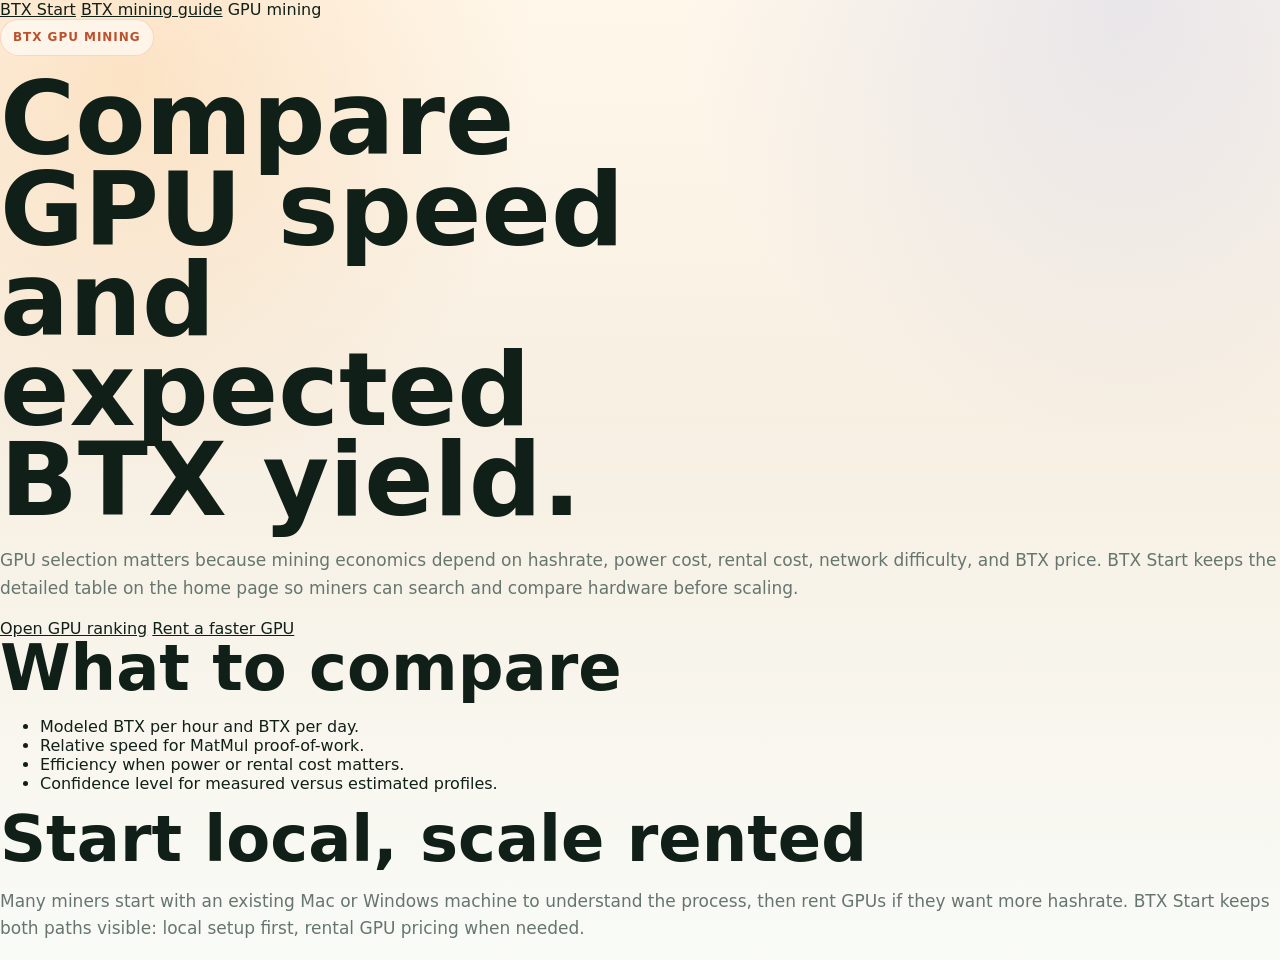
<file: btx-gpu-mining.html>
<!doctype html>
<html lang="en">
  <head>
    <meta charset="utf-8">
    <meta name="viewport" content="width=device-width, initial-scale=1">
    <title>BTX GPU Mining | Compare GPU Speed and Bitcore Yield</title>
    <meta
      name="description"
      content="Compare BTX / Bitcore GPU mining profiles, modeled BTX per hour, BTX per day, speed, efficiency, and rental GPU options."
    >
    <meta name="robots" content="index,follow,max-image-preview:large">
    <link rel="canonical" href="https://drinknile.com/btx-gpu-mining.html">
    <meta property="og:type" content="article">
    <meta property="og:url" content="https://drinknile.com/btx-gpu-mining.html">
    <meta property="og:title" content="BTX GPU Mining">
    <meta property="og:description" content="Compare GPUs for BTX / Bitcore mining yield and efficiency.">
    <meta property="og:image" content="https://drinknile.com/assets/og-image.png">
    <link rel="icon" href="assets/favicon.svg" type="image/svg+xml">
    <link rel="stylesheet" href="assets/styles.css">
  </head>
  <body>
    <main class="seo-page">
      <article class="seo-article">
        <nav class="seo-breadcrumb" aria-label="Breadcrumb">
          <a href="/">BTX Start</a>
          <a href="btx-mining.html">BTX mining guide</a>
          <span>GPU mining</span>
        </nav>
        <header class="seo-hero">
          <p class="eyebrow">BTX GPU mining</p>
          <h1>Compare GPU speed and expected BTX yield.</h1>
          <p>
            GPU selection matters because mining economics depend on hashrate, power cost, rental cost, network
            difficulty, and BTX price. BTX Start keeps the detailed table on the home page so miners can search and
            compare hardware before scaling.
          </p>
          <div class="seo-actions">
            <a class="primary-link" href="/#gpu-panel">Open GPU ranking</a>
            <a class="mini-link" href="rent-gpu-btx-mining.html">Rent a faster GPU</a>
          </div>
        </header>
        <section>
          <h2>What to compare</h2>
          <ul class="seo-list">
            <li>Modeled BTX per hour and BTX per day.</li>
            <li>Relative speed for MatMul proof-of-work.</li>
            <li>Efficiency when power or rental cost matters.</li>
            <li>Confidence level for measured versus estimated profiles.</li>
          </ul>
        </section>
        <section>
          <h2>Start local, scale rented</h2>
          <p>
            Many miners start with an existing Mac or Windows machine to understand the process, then rent GPUs if they
            want more hashrate. BTX Start keeps both paths visible: local setup first, rental GPU pricing when needed.
          </p>
        </section>
      </article>
    </main>
  </body>
</html>
</file>
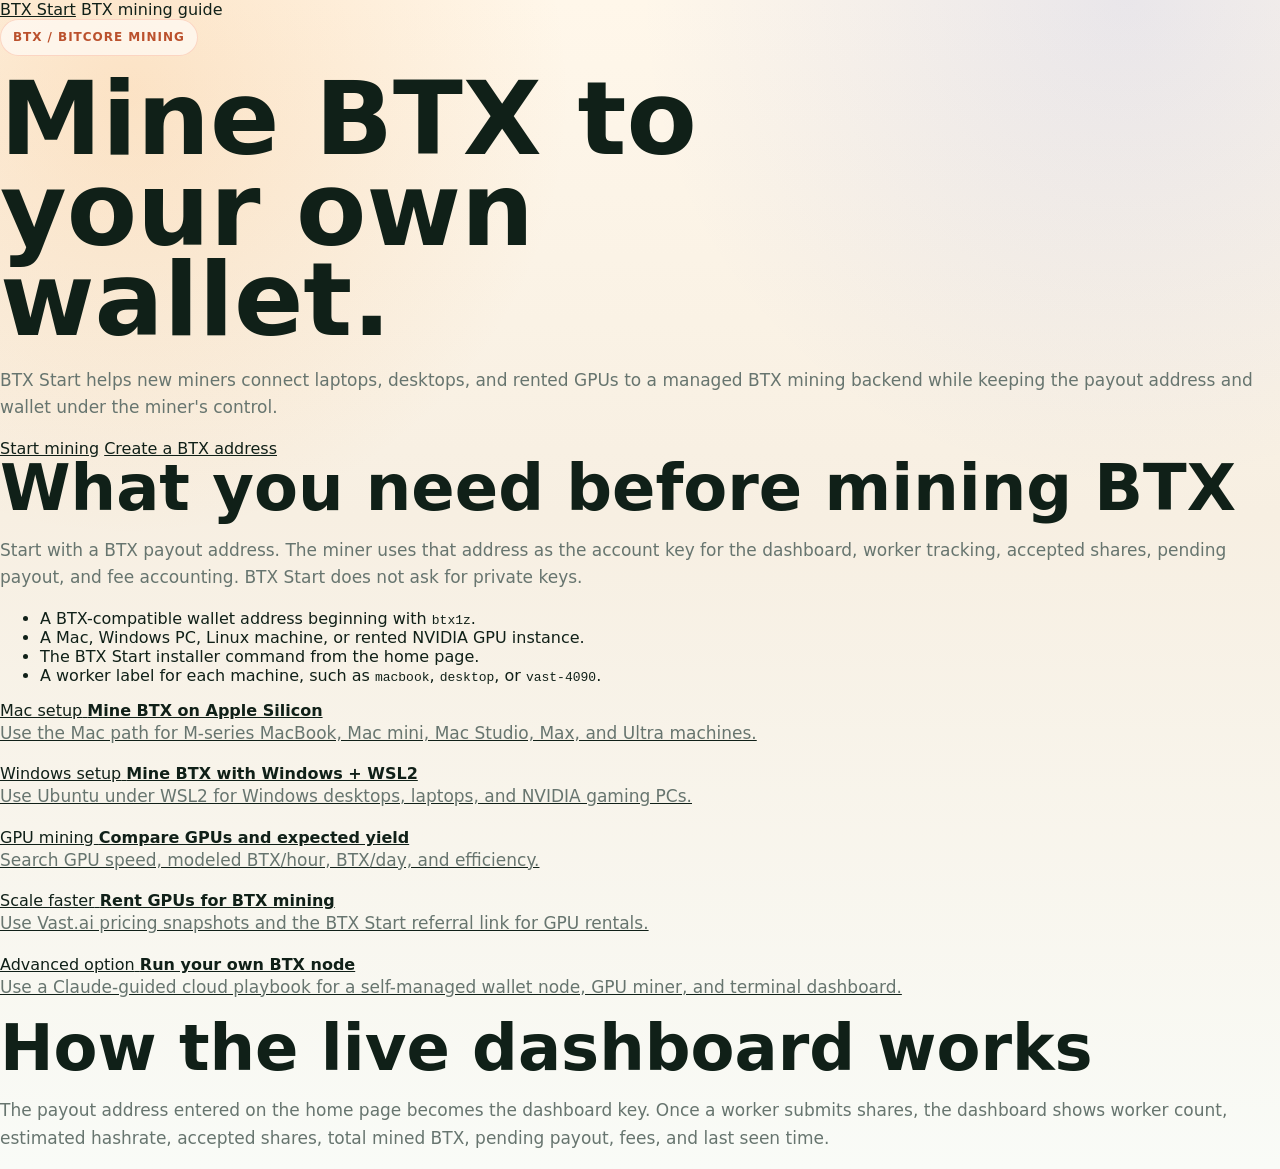
<file: btx-mining.html>
<!doctype html>
<html lang="en">
  <head>
    <meta charset="utf-8">
    <meta name="viewport" content="width=device-width, initial-scale=1">
    <title>BTX Mining Guide | Mine Bitcore to Your Own Wallet</title>
    <meta
      name="description"
      content="A practical BTX / Bitcore mining guide covering wallets, Mac and Windows setup, GPU mining, rental GPUs, pool dashboard visibility, and self-custody."
    >
    <meta name="robots" content="index,follow,max-image-preview:large">
    <link rel="canonical" href="https://drinknile.com/btx-mining.html">
    <meta property="og:type" content="article">
    <meta property="og:url" content="https://drinknile.com/btx-mining.html">
    <meta property="og:title" content="BTX Mining Guide">
    <meta property="og:description" content="Learn how to mine BTX / Bitcore to your own wallet with BTX Start.">
    <meta property="og:image" content="https://drinknile.com/assets/og-image.png">
    <meta name="twitter:card" content="summary_large_image">
    <link rel="icon" href="assets/favicon.svg" type="image/svg+xml">
    <link rel="stylesheet" href="assets/styles.css">
    <script type="application/ld+json">
      {
        "@context": "https://schema.org",
        "@type": "Article",
        "@id": "https://drinknile.com/btx-mining.html#article",
        "headline": "BTX Mining Guide",
        "description": "A practical guide to BTX / Bitcore mining, wallets, local setup, GPUs, and rental GPU scaling.",
        "mainEntityOfPage": "https://drinknile.com/btx-mining.html",
        "dateModified": "2026-05-27",
        "author": {
          "@type": "Organization",
          "name": "BTX Start"
        },
        "publisher": {
          "@type": "Organization",
          "name": "BTX Start",
          "url": "https://drinknile.com/"
        }
      }
    </script>
    <script type="application/ld+json">
      {
        "@context": "https://schema.org",
        "@type": "BreadcrumbList",
        "itemListElement": [
          {
            "@type": "ListItem",
            "position": 1,
            "name": "BTX Start",
            "item": "https://drinknile.com/"
          },
          {
            "@type": "ListItem",
            "position": 2,
            "name": "BTX Mining Guide",
            "item": "https://drinknile.com/btx-mining.html"
          }
        ]
      }
    </script>
  </head>
  <body>
    <main class="seo-page">
      <article class="seo-article">
        <nav class="seo-breadcrumb" aria-label="Breadcrumb">
          <a href="/">BTX Start</a>
          <span>BTX mining guide</span>
        </nav>

        <header class="seo-hero">
          <p class="eyebrow">BTX / Bitcore mining</p>
          <h1>Mine BTX to your own wallet.</h1>
          <p>
            BTX Start helps new miners connect laptops, desktops, and rented GPUs to a managed BTX mining backend
            while keeping the payout address and wallet under the miner's control.
          </p>
          <div class="seo-actions">
            <a class="primary-link" href="/">Start mining</a>
            <a class="mini-link" href="WALLET_SETUP.md">Create a BTX address</a>
          </div>
        </header>

        <section>
          <h2>What you need before mining BTX</h2>
          <p>
            Start with a BTX payout address. The miner uses that address as the account key for the dashboard, worker
            tracking, accepted shares, pending payout, and fee accounting. BTX Start does not ask for private keys.
          </p>
          <ul class="seo-list">
            <li>A BTX-compatible wallet address beginning with <code>btx1z</code>.</li>
            <li>A Mac, Windows PC, Linux machine, or rented NVIDIA GPU instance.</li>
            <li>The BTX Start installer command from the home page.</li>
            <li>A worker label for each machine, such as <code>macbook</code>, <code>desktop</code>, or <code>vast-4090</code>.</li>
          </ul>
        </section>

        <section class="seo-grid">
          <a href="mine-btx-on-mac.html">
            <span class="metric-label">Mac setup</span>
            <strong>Mine BTX on Apple Silicon</strong>
            <p>Use the Mac path for M-series MacBook, Mac mini, Mac Studio, Max, and Ultra machines.</p>
          </a>
          <a href="mine-btx-on-windows.html">
            <span class="metric-label">Windows setup</span>
            <strong>Mine BTX with Windows + WSL2</strong>
            <p>Use Ubuntu under WSL2 for Windows desktops, laptops, and NVIDIA gaming PCs.</p>
          </a>
          <a href="btx-gpu-mining.html">
            <span class="metric-label">GPU mining</span>
            <strong>Compare GPUs and expected yield</strong>
            <p>Search GPU speed, modeled BTX/hour, BTX/day, and efficiency.</p>
          </a>
          <a href="rent-gpu-btx-mining.html">
            <span class="metric-label">Scale faster</span>
            <strong>Rent GPUs for BTX mining</strong>
            <p>Use Vast.ai pricing snapshots and the BTX Start referral link for GPU rentals.</p>
          </a>
          <a href="guided-cloud-btx-mining.html">
            <span class="metric-label">Advanced option</span>
            <strong>Run your own BTX node</strong>
            <p>Use a Claude-guided cloud playbook for a self-managed wallet node, GPU miner, and terminal dashboard.</p>
          </a>
        </section>

        <section>
          <h2>How the live dashboard works</h2>
          <p>
            The payout address entered on the home page becomes the dashboard key. Once a worker submits shares, the
            dashboard shows worker count, estimated hashrate, accepted shares, total mined BTX, pending payout, fees,
            and last seen time.
          </p>
        </section>
      </article>
    </main>
  </body>
</html>
</file>
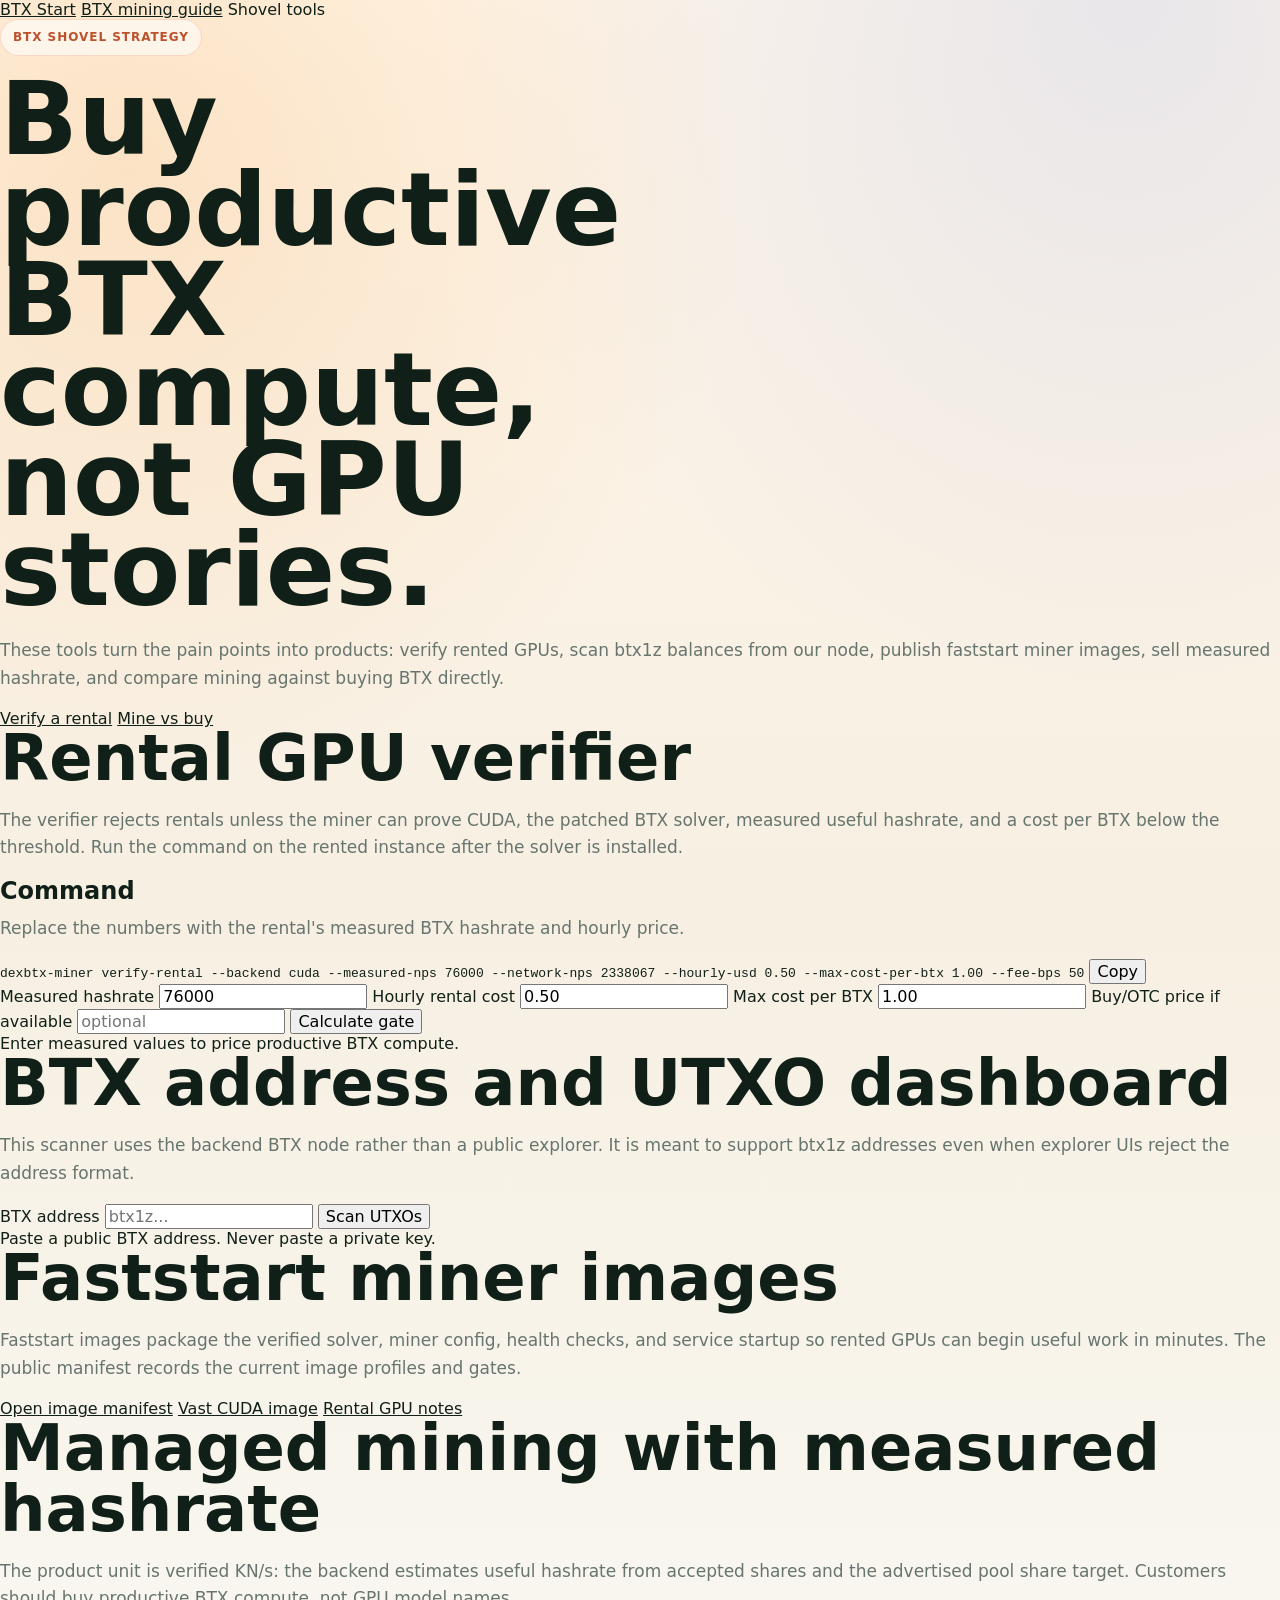
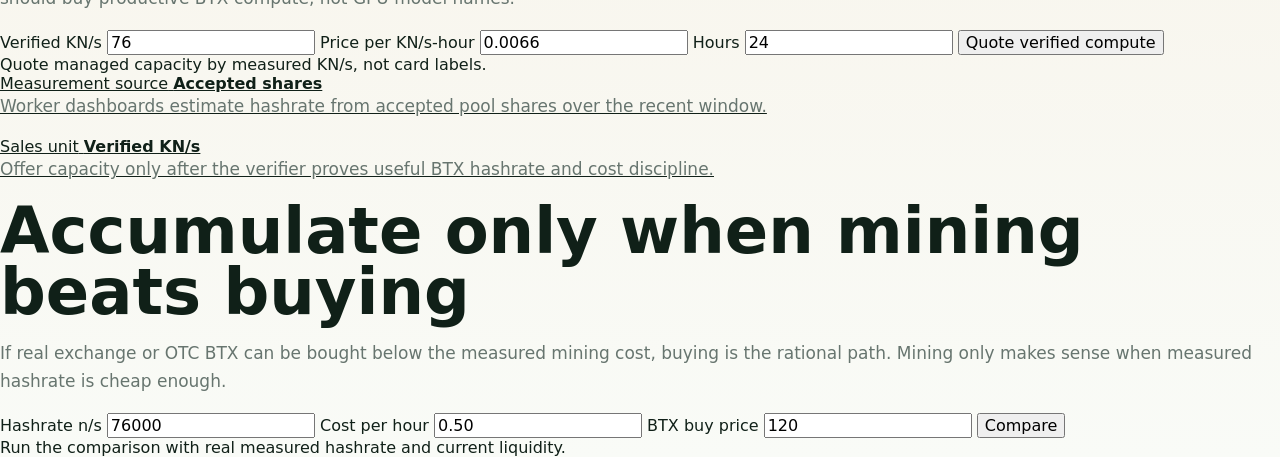
<file: btx-shovel-tools.html>
<!doctype html>
<html lang="en">
  <head>
    <meta charset="utf-8">
    <meta name="viewport" content="width=device-width, initial-scale=1">
    <title>BTX Mining Shovel Tools | Verifier, Dashboard, Faststart Images</title>
    <meta
      name="description"
      content="BTX mining shovel tools: rental GPU verifier, btx1z address UTXO dashboard, faststart miner images, measured BTX compute, and mine-vs-buy economics."
    >
    <meta name="robots" content="index,follow,max-image-preview:large">
    <link rel="canonical" href="https://drinknile.com/btx-shovel-tools.html">
    <meta property="og:type" content="article">
    <meta property="og:url" content="https://drinknile.com/btx-shovel-tools.html">
    <meta property="og:title" content="BTX Mining Shovel Tools">
    <meta property="og:description" content="Verify productive BTX compute before renting GPUs or scaling mining spend.">
    <meta property="og:image" content="https://drinknile.com/assets/og-image.png">
    <link rel="icon" href="assets/favicon.svg" type="image/svg+xml">
    <link rel="stylesheet" href="assets/styles.css">
    <script type="application/ld+json">
      {
        "@context": "https://schema.org",
        "@type": "Article",
        "headline": "BTX Mining Shovel Tools",
        "description": "Rental verifier, address UTXO dashboard, faststart images, measured BTX compute, and mine-vs-buy economics.",
        "mainEntityOfPage": "https://drinknile.com/btx-shovel-tools.html",
        "dateModified": "2026-06-01",
        "author": {
          "@type": "Organization",
          "name": "BTX Start"
        },
        "publisher": {
          "@type": "Organization",
          "name": "BTX Start",
          "url": "https://drinknile.com/"
        }
      }
    </script>
  </head>
  <body>
    <main class="seo-page shovel-page">
      <article class="seo-article">
        <nav class="seo-breadcrumb" aria-label="Breadcrumb">
          <a href="/">BTX Start</a>
          <a href="btx-mining.html">BTX mining guide</a>
          <span>Shovel tools</span>
        </nav>

        <header class="seo-hero">
          <p class="eyebrow">BTX shovel strategy</p>
          <h1>Buy productive BTX compute, not GPU stories.</h1>
          <p>
            These tools turn the pain points into products: verify rented GPUs, scan btx1z balances from our node,
            publish faststart miner images, sell measured hashrate, and compare mining against buying BTX directly.
          </p>
          <div class="seo-actions">
            <a class="primary-link" href="#rental-verifier">Verify a rental</a>
            <a class="mini-link" href="#mine-vs-buy">Mine vs buy</a>
          </div>
        </header>

        <section id="rental-verifier" class="seo-callout">
          <h2>Rental GPU verifier</h2>
          <p>
            The verifier rejects rentals unless the miner can prove CUDA, the patched BTX solver, measured useful
            hashrate, and a cost per BTX below the threshold. Run the command on the rented instance after the solver
            is installed.
          </p>
          <div class="command-block">
            <div>
              <h3>Command</h3>
              <p>Replace the numbers with the rental's measured BTX hashrate and hourly price.</p>
            </div>
            <div class="command-panel">
              <code id="verify-rental-command">dexbtx-miner verify-rental --backend cuda --measured-nps 76000 --network-nps 2338067 --hourly-usd 0.50 --max-cost-per-btx 1.00 --fee-bps 50</code>
              <button class="icon-button" type="button" data-copy-target="verify-rental-command" aria-label="Copy verifier command">
                <span aria-hidden="true">Copy</span>
              </button>
            </div>
          </div>

          <div class="shovel-form">
            <label>
              <span>Measured hashrate</span>
              <input id="verified-measured-nps" type="number" inputmode="decimal" value="76000">
            </label>
            <label>
              <span>Hourly rental cost</span>
              <input id="verified-hourly-usd" type="number" inputmode="decimal" step="0.001" value="0.50">
            </label>
            <label>
              <span>Max cost per BTX</span>
              <input id="verified-max-cost" type="number" inputmode="decimal" step="0.01" value="1.00">
            </label>
            <label>
              <span>Buy/OTC price if available</span>
              <input id="verified-buy-price" type="number" inputmode="decimal" step="0.01" placeholder="optional">
            </label>
            <button class="primary-link" type="button" id="verified-quote-button">Calculate gate</button>
          </div>
          <div class="shovel-result" id="verified-result">Enter measured values to price productive BTX compute.</div>
        </section>

        <section id="address-dashboard">
          <h2>BTX address and UTXO dashboard</h2>
          <p>
            This scanner uses the backend BTX node rather than a public explorer. It is meant to support btx1z addresses
            even when explorer UIs reject the address format.
          </p>
          <div class="shovel-form">
            <label class="wide">
              <span>BTX address</span>
              <input id="shovel-address-input" type="text" placeholder="btx1z...">
            </label>
            <button class="primary-link" type="button" id="utxo-scan-button">Scan UTXOs</button>
          </div>
          <div class="shovel-result" id="utxo-scan-result">Paste a public BTX address. Never paste a private key.</div>
        </section>

        <section id="faststart-images">
          <h2>Faststart miner images</h2>
          <p>
            Faststart images package the verified solver, miner config, health checks, and service startup so rented
            GPUs can begin useful work in minutes. The public manifest records the current image profiles and gates.
          </p>
          <div class="seo-actions">
            <a class="mini-link" href="faststart-images.json">Open image manifest</a>
            <a class="mini-link" href="faststart/vast-cuda/README.md">Vast CUDA image</a>
            <a class="mini-link" href="VAST_AI.md">Rental GPU notes</a>
          </div>
        </section>

        <section id="measured-compute">
          <h2>Managed mining with measured hashrate</h2>
          <p>
            The product unit is verified KN/s: the backend estimates useful hashrate from accepted shares and the
            advertised pool share target. Customers should buy productive BTX compute, not GPU model names.
          </p>
          <div class="shovel-form">
            <label>
              <span>Verified KN/s</span>
              <input id="managed-kns" type="number" inputmode="decimal" value="76">
            </label>
            <label>
              <span>Price per KN/s-hour</span>
              <input id="managed-price-knh" type="number" inputmode="decimal" step="0.0001" value="0.0066">
            </label>
            <label>
              <span>Hours</span>
              <input id="managed-hours" type="number" inputmode="decimal" value="24">
            </label>
            <button class="primary-link" type="button" id="managed-quote-button">Quote verified compute</button>
          </div>
          <div class="shovel-result" id="managed-quote-result">Quote managed capacity by measured KN/s, not card labels.</div>
          <div class="seo-grid">
            <a href="/#dashboard-card">
              <span class="metric-label">Measurement source</span>
              <strong>Accepted shares</strong>
              <p>Worker dashboards estimate hashrate from accepted pool shares over the recent window.</p>
            </a>
            <a href="/#reference">
              <span class="metric-label">Sales unit</span>
              <strong>Verified KN/s</strong>
              <p>Offer capacity only after the verifier proves useful BTX hashrate and cost discipline.</p>
            </a>
          </div>
        </section>

        <section id="mine-vs-buy" class="seo-callout">
          <h2>Accumulate only when mining beats buying</h2>
          <p>
            If real exchange or OTC BTX can be bought below the measured mining cost, buying is the rational path.
            Mining only makes sense when measured hashrate is cheap enough.
          </p>
          <div class="shovel-form">
            <label>
              <span>Hashrate n/s</span>
              <input id="buycalc-nps" type="number" inputmode="decimal" value="76000">
            </label>
            <label>
              <span>Cost per hour</span>
              <input id="buycalc-hourly" type="number" inputmode="decimal" step="0.001" value="0.50">
            </label>
            <label>
              <span>BTX buy price</span>
              <input id="buycalc-price" type="number" inputmode="decimal" step="0.01" value="120">
            </label>
            <button class="primary-link" type="button" id="buycalc-button">Compare</button>
          </div>
          <div class="shovel-result" id="buycalc-result">Run the comparison with real measured hashrate and current liquidity.</div>
        </section>
      </article>
    </main>
    <script src="assets/site.js"></script>
  </body>
</html>
</file>
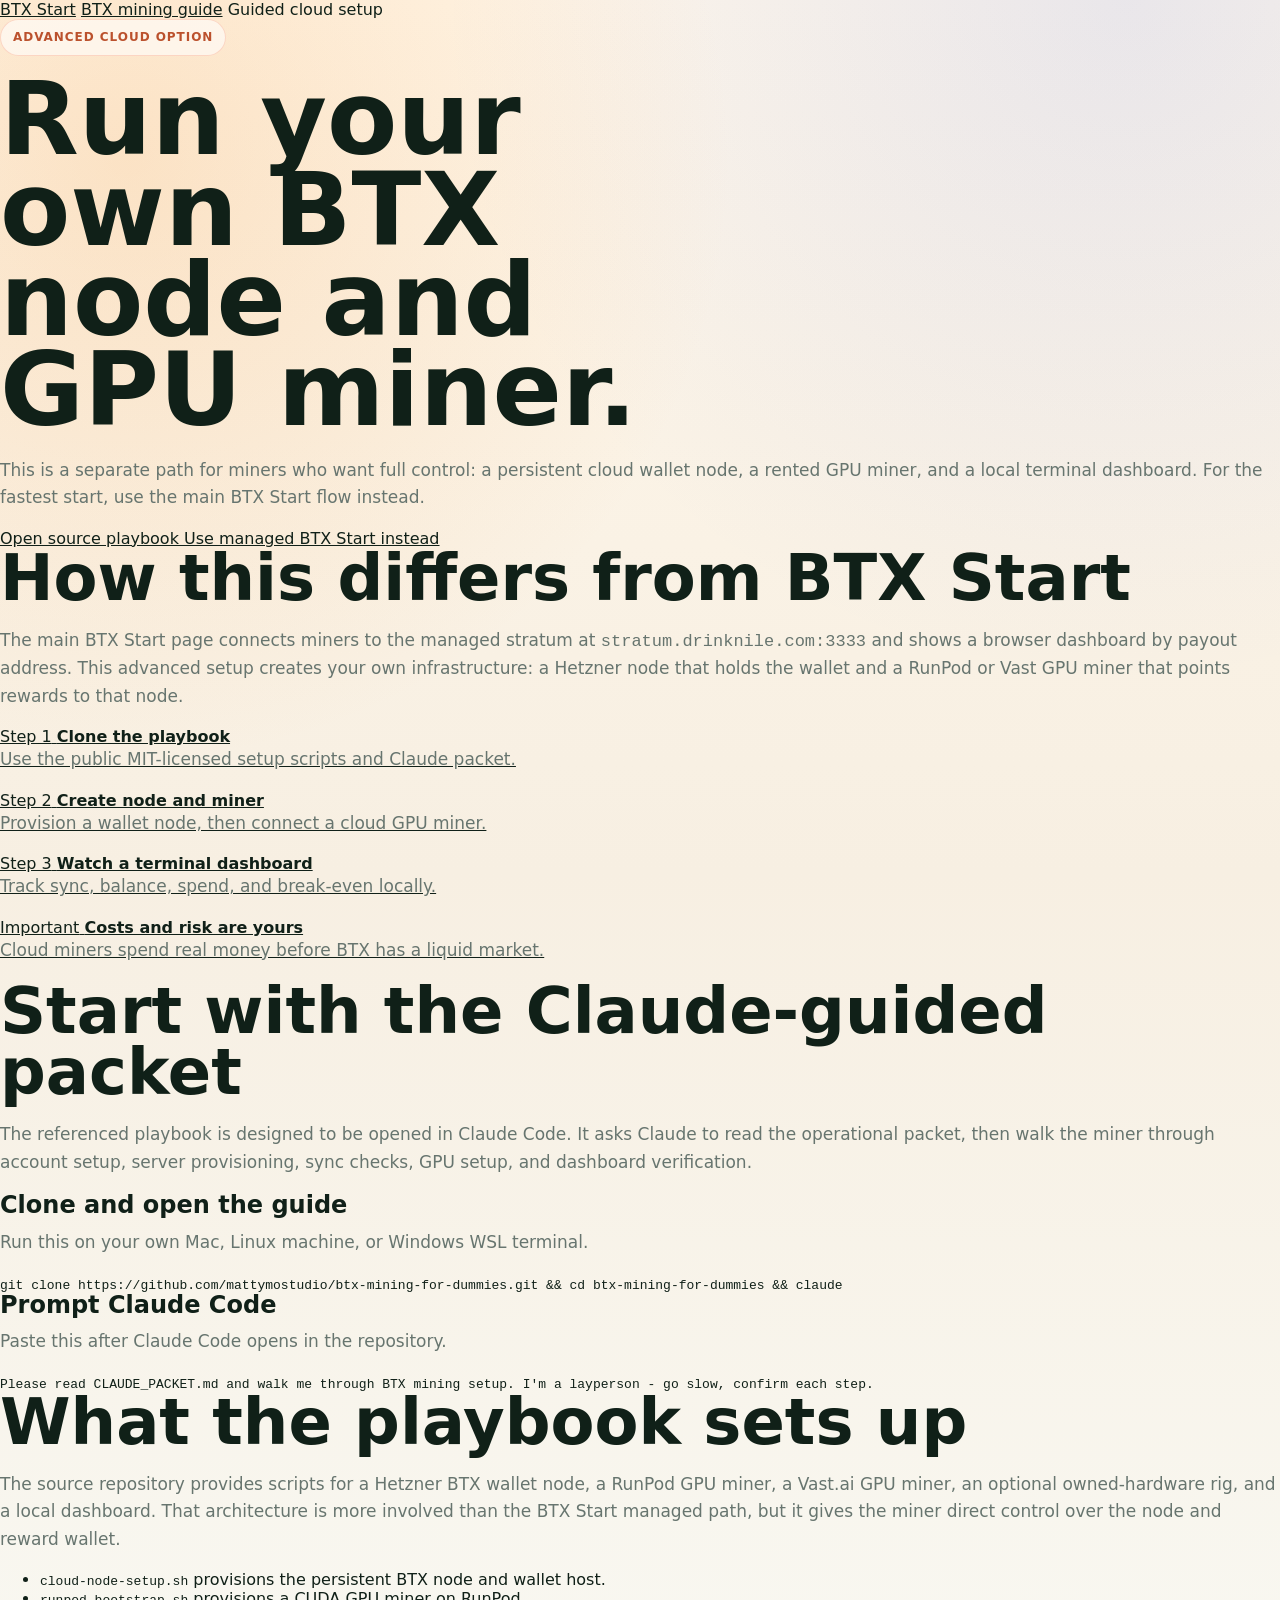
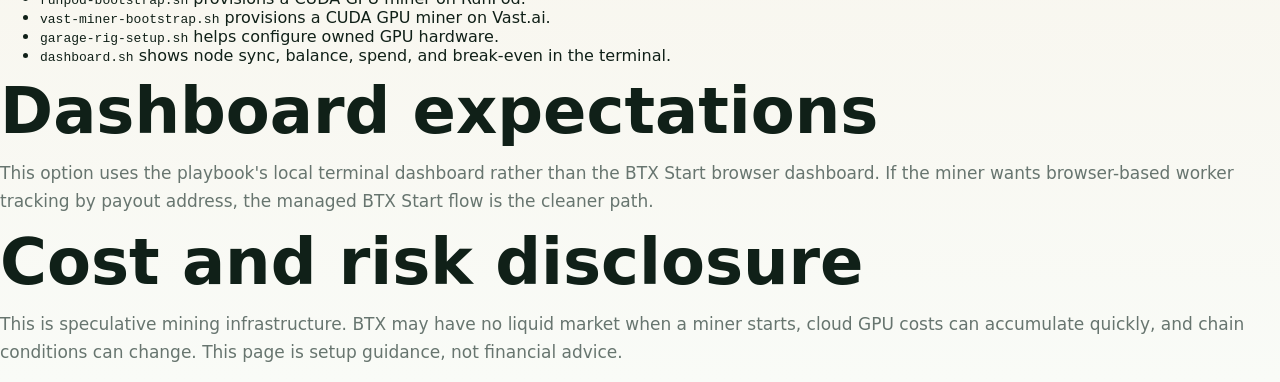
<file: guided-cloud-btx-mining.html>
<!doctype html>
<html lang="en">
  <head>
    <meta charset="utf-8">
    <meta name="viewport" content="width=device-width, initial-scale=1">
    <title>Guided Cloud BTX Mining Setup | Run Your Own Node and GPU Miner</title>
    <meta
      name="description"
      content="Advanced BTX / Bitcore mining option for users who want a self-managed Hetzner node, rental GPU miner, and terminal dashboard guided by Claude Code."
    >
    <meta name="robots" content="index,follow,max-image-preview:large">
    <link rel="canonical" href="https://drinknile.com/guided-cloud-btx-mining.html">
    <meta property="og:type" content="article">
    <meta property="og:url" content="https://drinknile.com/guided-cloud-btx-mining.html">
    <meta property="og:title" content="Guided Cloud BTX Mining Setup">
    <meta property="og:description" content="Run your own BTX wallet node and rental GPU miner with a Claude-guided cloud playbook.">
    <meta property="og:image" content="https://drinknile.com/assets/og-image.png">
    <link rel="icon" href="assets/favicon.svg" type="image/svg+xml">
    <link rel="stylesheet" href="assets/styles.css">
    <script type="application/ld+json">
      {
        "@context": "https://schema.org",
        "@type": "Article",
        "headline": "Guided Cloud BTX Mining Setup",
        "description": "Advanced BTX / Bitcore mining option for users who want a self-managed Hetzner wallet node, rental GPU miner, and terminal dashboard.",
        "mainEntityOfPage": "https://drinknile.com/guided-cloud-btx-mining.html",
        "dateModified": "2026-05-28",
        "author": {
          "@type": "Organization",
          "name": "BTX Start"
        },
        "publisher": {
          "@type": "Organization",
          "name": "BTX Start",
          "url": "https://drinknile.com/"
        }
      }
    </script>
    <script type="application/ld+json">
      {
        "@context": "https://schema.org",
        "@type": "BreadcrumbList",
        "itemListElement": [
          {
            "@type": "ListItem",
            "position": 1,
            "name": "BTX Start",
            "item": "https://drinknile.com/"
          },
          {
            "@type": "ListItem",
            "position": 2,
            "name": "BTX Mining Guide",
            "item": "https://drinknile.com/btx-mining.html"
          },
          {
            "@type": "ListItem",
            "position": 3,
            "name": "Guided Cloud Setup",
            "item": "https://drinknile.com/guided-cloud-btx-mining.html"
          }
        ]
      }
    </script>
  </head>
  <body>
    <main class="seo-page">
      <article class="seo-article">
        <nav class="seo-breadcrumb" aria-label="Breadcrumb">
          <a href="/">BTX Start</a>
          <a href="btx-mining.html">BTX mining guide</a>
          <span>Guided cloud setup</span>
        </nav>

        <header class="seo-hero">
          <p class="eyebrow">Advanced cloud option</p>
          <h1>Run your own BTX node and GPU miner.</h1>
          <p>
            This is a separate path for miners who want full control: a persistent cloud wallet node, a rented GPU miner,
            and a local terminal dashboard. For the fastest start, use the main BTX Start flow instead.
          </p>
          <div class="seo-actions">
            <a class="primary-link" href="https://github.com/mattymostudio/btx-mining-for-dummies" target="_blank" rel="noreferrer">
              Open source playbook
            </a>
            <a class="mini-link" href="/">Use managed BTX Start instead</a>
          </div>
        </header>

        <section class="seo-callout">
          <h2>How this differs from BTX Start</h2>
          <p>
            The main BTX Start page connects miners to the managed stratum at <code>stratum.drinknile.com:3333</code>
            and shows a browser dashboard by payout address. This advanced setup creates your own infrastructure:
            a Hetzner node that holds the wallet and a RunPod or Vast GPU miner that points rewards to that node.
          </p>
        </section>

        <section class="seo-grid">
          <a href="#cloud-steps">
            <span class="metric-label">Step 1</span>
            <strong>Clone the playbook</strong>
            <p>Use the public MIT-licensed setup scripts and Claude packet.</p>
          </a>
          <a href="#node-gpu">
            <span class="metric-label">Step 2</span>
            <strong>Create node and miner</strong>
            <p>Provision a wallet node, then connect a cloud GPU miner.</p>
          </a>
          <a href="#dashboard">
            <span class="metric-label">Step 3</span>
            <strong>Watch a terminal dashboard</strong>
            <p>Track sync, balance, spend, and break-even locally.</p>
          </a>
          <a href="#risk">
            <span class="metric-label">Important</span>
            <strong>Costs and risk are yours</strong>
            <p>Cloud miners spend real money before BTX has a liquid market.</p>
          </a>
        </section>

        <section id="cloud-steps">
          <h2>Start with the Claude-guided packet</h2>
          <p>
            The referenced playbook is designed to be opened in Claude Code. It asks Claude to read the operational
            packet, then walk the miner through account setup, server provisioning, sync checks, GPU setup, and dashboard
            verification.
          </p>
          <div class="command-block">
            <div>
              <h3>Clone and open the guide</h3>
              <p>Run this on your own Mac, Linux machine, or Windows WSL terminal.</p>
            </div>
            <div class="command-panel">
              <code>git clone https://github.com/mattymostudio/btx-mining-for-dummies.git && cd btx-mining-for-dummies && claude</code>
            </div>
          </div>
          <div class="command-block">
            <div>
              <h3>Prompt Claude Code</h3>
              <p>Paste this after Claude Code opens in the repository.</p>
            </div>
            <div class="command-panel">
              <code>Please read CLAUDE_PACKET.md and walk me through BTX mining setup. I'm a layperson - go slow, confirm each step.</code>
            </div>
          </div>
        </section>

        <section id="node-gpu">
          <h2>What the playbook sets up</h2>
          <p>
            The source repository provides scripts for a Hetzner BTX wallet node, a RunPod GPU miner, a Vast.ai GPU miner,
            an optional owned-hardware rig, and a local dashboard. That architecture is more involved than the BTX Start
            managed path, but it gives the miner direct control over the node and reward wallet.
          </p>
          <ul class="seo-list">
            <li><code>cloud-node-setup.sh</code> provisions the persistent BTX node and wallet host.</li>
            <li><code>runpod-bootstrap.sh</code> provisions a CUDA GPU miner on RunPod.</li>
            <li><code>vast-miner-bootstrap.sh</code> provisions a CUDA GPU miner on Vast.ai.</li>
            <li><code>garage-rig-setup.sh</code> helps configure owned GPU hardware.</li>
            <li><code>dashboard.sh</code> shows node sync, balance, spend, and break-even in the terminal.</li>
          </ul>
        </section>

        <section id="dashboard">
          <h2>Dashboard expectations</h2>
          <p>
            This option uses the playbook's local terminal dashboard rather than the BTX Start browser dashboard. If the
            miner wants browser-based worker tracking by payout address, the managed BTX Start flow is the cleaner path.
          </p>
        </section>

        <section id="risk" class="seo-callout">
          <h2>Cost and risk disclosure</h2>
          <p>
            This is speculative mining infrastructure. BTX may have no liquid market when a miner starts, cloud GPU costs
            can accumulate quickly, and chain conditions can change. This page is setup guidance, not financial advice.
          </p>
        </section>
      </article>
    </main>
  </body>
</html>
</file>
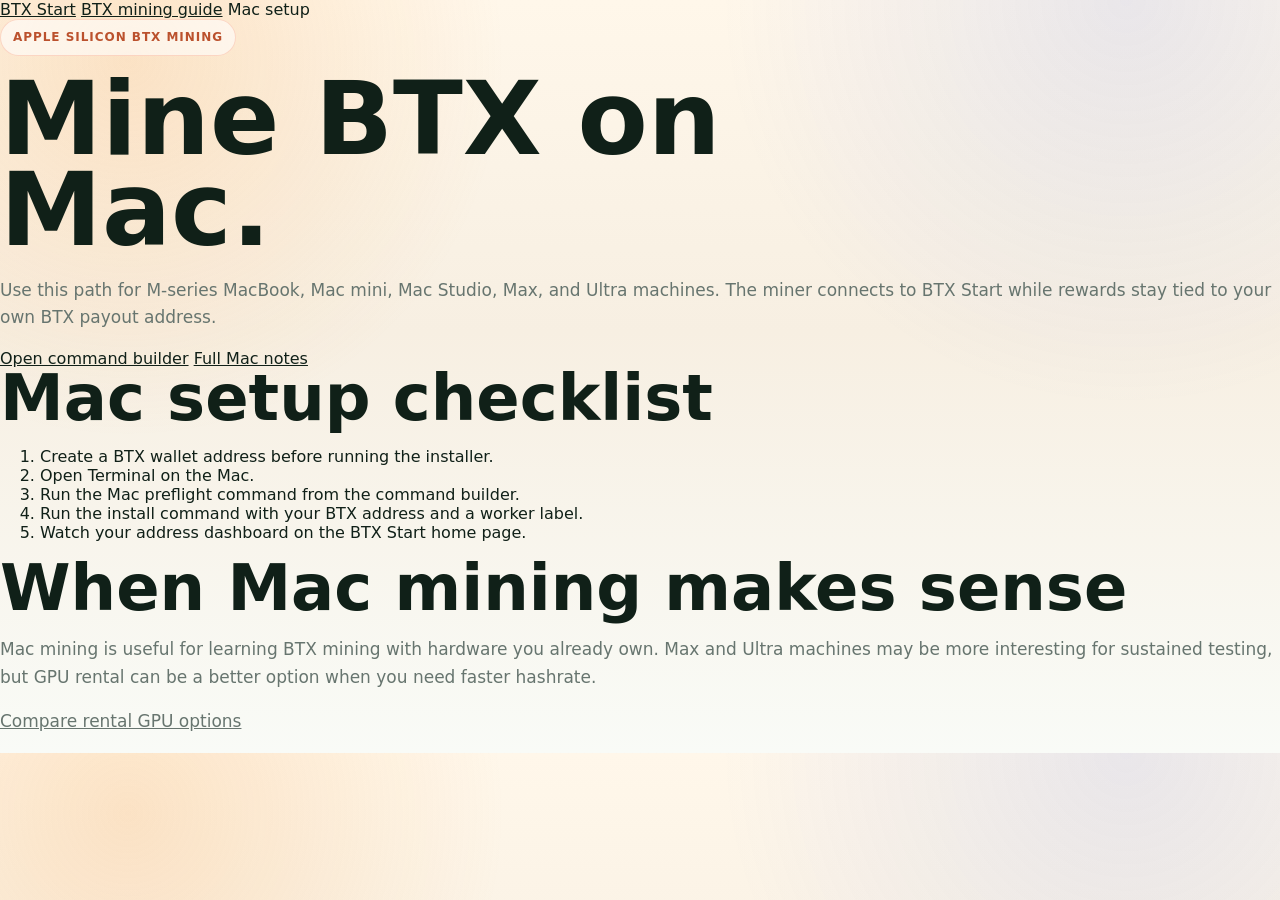
<file: mine-btx-on-mac.html>
<!doctype html>
<html lang="en">
  <head>
    <meta charset="utf-8">
    <meta name="viewport" content="width=device-width, initial-scale=1">
    <title>Mine BTX on Mac | Apple Silicon Bitcore Mining Setup</title>
    <meta
      name="description"
      content="Set up BTX / Bitcore mining on Apple Silicon MacBook, Mac mini, Mac Studio, Max, and Ultra machines using a self-custody BTX payout address."
    >
    <meta name="robots" content="index,follow,max-image-preview:large">
    <link rel="canonical" href="https://drinknile.com/mine-btx-on-mac.html">
    <meta property="og:type" content="article">
    <meta property="og:url" content="https://drinknile.com/mine-btx-on-mac.html">
    <meta property="og:title" content="Mine BTX on Mac">
    <meta property="og:description" content="Apple Silicon BTX mining setup for Mac users.">
    <meta property="og:image" content="https://drinknile.com/assets/og-image.png">
    <link rel="icon" href="assets/favicon.svg" type="image/svg+xml">
    <link rel="stylesheet" href="assets/styles.css">
    <script type="application/ld+json">
      {
        "@context": "https://schema.org",
        "@type": "HowTo",
        "name": "Mine BTX on Mac",
        "description": "Prepare an Apple Silicon Mac for BTX mining through BTX Start.",
        "totalTime": "PT20M",
        "step": [
          {
            "@type": "HowToStep",
            "name": "Create a BTX payout address",
            "text": "Create or copy a BTX wallet address and keep private keys outside BTX Start."
          },
          {
            "@type": "HowToStep",
            "name": "Choose the Mac path",
            "text": "Use the Apple Silicon Mac setup path for M-series machines."
          },
          {
            "@type": "HowToStep",
            "name": "Run preflight",
            "text": "Run the preflight command from the main BTX Start page before installing."
          },
          {
            "@type": "HowToStep",
            "name": "Start the miner",
            "text": "Run the install command with your payout address and a stable worker label."
          }
        ]
      }
    </script>
  </head>
  <body>
    <main class="seo-page">
      <article class="seo-article">
        <nav class="seo-breadcrumb" aria-label="Breadcrumb">
          <a href="/">BTX Start</a>
          <a href="btx-mining.html">BTX mining guide</a>
          <span>Mac setup</span>
        </nav>
        <header class="seo-hero">
          <p class="eyebrow">Apple Silicon BTX mining</p>
          <h1>Mine BTX on Mac.</h1>
          <p>
            Use this path for M-series MacBook, Mac mini, Mac Studio, Max, and Ultra machines. The miner connects to
            BTX Start while rewards stay tied to your own BTX payout address.
          </p>
          <div class="seo-actions">
            <a class="primary-link" href="/#start">Open command builder</a>
            <a class="mini-link" href="MAC_SETUP.md">Full Mac notes</a>
          </div>
        </header>
        <section>
          <h2>Mac setup checklist</h2>
          <ol class="seo-list">
            <li>Create a BTX wallet address before running the installer.</li>
            <li>Open Terminal on the Mac.</li>
            <li>Run the Mac preflight command from the command builder.</li>
            <li>Run the install command with your BTX address and a worker label.</li>
            <li>Watch your address dashboard on the BTX Start home page.</li>
          </ol>
        </section>
        <section>
          <h2>When Mac mining makes sense</h2>
          <p>
            Mac mining is useful for learning BTX mining with hardware you already own. Max and Ultra machines may be
            more interesting for sustained testing, but GPU rental can be a better option when you need faster hashrate.
          </p>
          <p><a class="mini-link" href="rent-gpu-btx-mining.html">Compare rental GPU options</a></p>
        </section>
      </article>
    </main>
  </body>
</html>
</file>
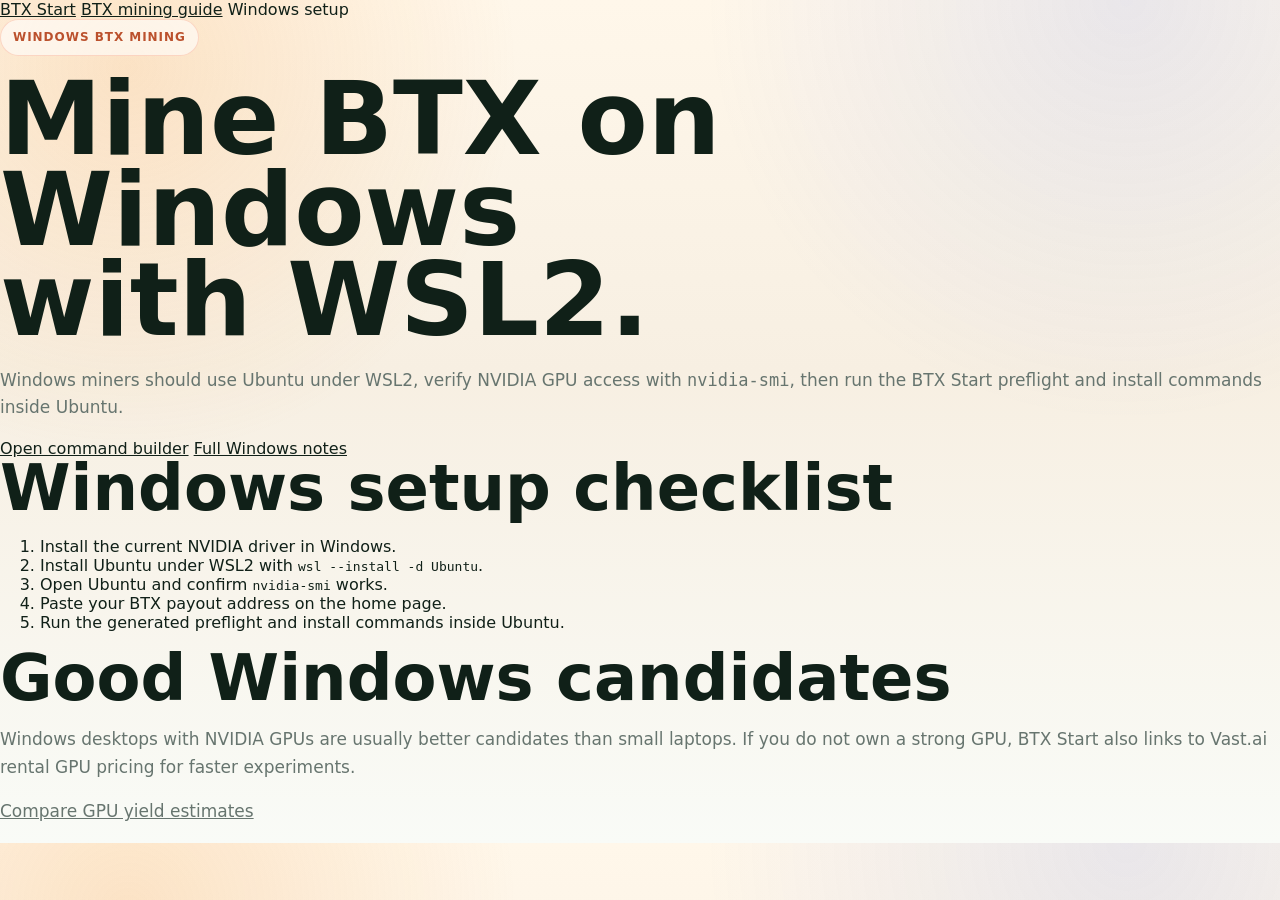
<file: mine-btx-on-windows.html>
<!doctype html>
<html lang="en">
  <head>
    <meta charset="utf-8">
    <meta name="viewport" content="width=device-width, initial-scale=1">
    <title>Mine BTX on Windows | WSL2 Bitcore GPU Mining Setup</title>
    <meta
      name="description"
      content="Set up BTX / Bitcore mining on Windows with Ubuntu under WSL2, NVIDIA drivers, nvidia-smi, and a personal BTX payout address."
    >
    <meta name="robots" content="index,follow,max-image-preview:large">
    <link rel="canonical" href="https://drinknile.com/mine-btx-on-windows.html">
    <meta property="og:type" content="article">
    <meta property="og:url" content="https://drinknile.com/mine-btx-on-windows.html">
    <meta property="og:title" content="Mine BTX on Windows">
    <meta property="og:description" content="Windows WSL2 BTX mining setup for NVIDIA GPU machines.">
    <meta property="og:image" content="https://drinknile.com/assets/og-image.png">
    <link rel="icon" href="assets/favicon.svg" type="image/svg+xml">
    <link rel="stylesheet" href="assets/styles.css">
    <script type="application/ld+json">
      {
        "@context": "https://schema.org",
        "@type": "HowTo",
        "name": "Mine BTX on Windows with WSL2",
        "description": "Prepare a Windows NVIDIA GPU machine for BTX mining through Ubuntu under WSL2.",
        "step": [
          {
            "@type": "HowToStep",
            "name": "Install NVIDIA drivers",
            "text": "Install the current NVIDIA driver in Windows."
          },
          {
            "@type": "HowToStep",
            "name": "Install Ubuntu WSL2",
            "text": "Run wsl --install -d Ubuntu from Windows PowerShell."
          },
          {
            "@type": "HowToStep",
            "name": "Verify GPU passthrough",
            "text": "Open Ubuntu and confirm nvidia-smi works."
          },
          {
            "@type": "HowToStep",
            "name": "Start mining",
            "text": "Run the BTX Start preflight and install commands inside Ubuntu."
          }
        ]
      }
    </script>
  </head>
  <body>
    <main class="seo-page">
      <article class="seo-article">
        <nav class="seo-breadcrumb" aria-label="Breadcrumb">
          <a href="/">BTX Start</a>
          <a href="btx-mining.html">BTX mining guide</a>
          <span>Windows setup</span>
        </nav>
        <header class="seo-hero">
          <p class="eyebrow">Windows BTX mining</p>
          <h1>Mine BTX on Windows with WSL2.</h1>
          <p>
            Windows miners should use Ubuntu under WSL2, verify NVIDIA GPU access with <code>nvidia-smi</code>, then run
            the BTX Start preflight and install commands inside Ubuntu.
          </p>
          <div class="seo-actions">
            <a class="primary-link" href="/#start">Open command builder</a>
            <a class="mini-link" href="WINDOWS_SETUP.md">Full Windows notes</a>
          </div>
        </header>
        <section>
          <h2>Windows setup checklist</h2>
          <ol class="seo-list">
            <li>Install the current NVIDIA driver in Windows.</li>
            <li>Install Ubuntu under WSL2 with <code>wsl --install -d Ubuntu</code>.</li>
            <li>Open Ubuntu and confirm <code>nvidia-smi</code> works.</li>
            <li>Paste your BTX payout address on the home page.</li>
            <li>Run the generated preflight and install commands inside Ubuntu.</li>
          </ol>
        </section>
        <section>
          <h2>Good Windows candidates</h2>
          <p>
            Windows desktops with NVIDIA GPUs are usually better candidates than small laptops. If you do not own a
            strong GPU, BTX Start also links to Vast.ai rental GPU pricing for faster experiments.
          </p>
          <p><a class="mini-link" href="btx-gpu-mining.html">Compare GPU yield estimates</a></p>
        </section>
      </article>
    </main>
  </body>
</html>
</file>
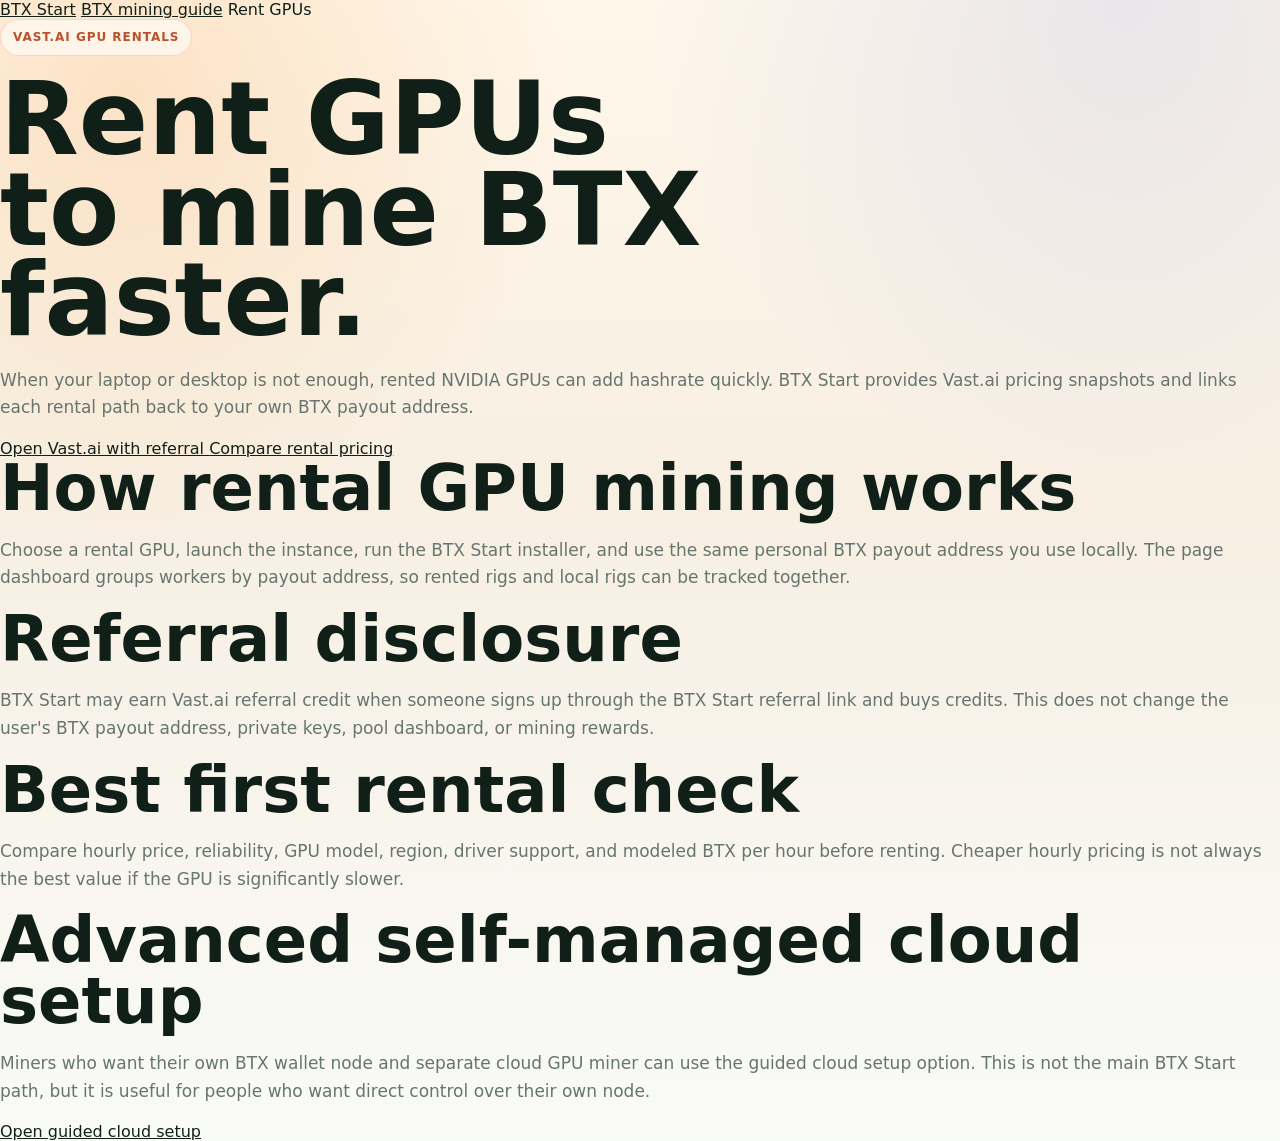
<file: rent-gpu-btx-mining.html>
<!doctype html>
<html lang="en">
  <head>
    <meta charset="utf-8">
    <meta name="viewport" content="width=device-width, initial-scale=1">
    <title>Rent GPUs for BTX Mining | Vast.ai Bitcore GPU Rentals</title>
    <meta
      name="description"
      content="Rent GPUs for BTX / Bitcore mining with Vast.ai, compare hourly prices and modeled BTX yield, and connect rented GPUs to your own payout address."
    >
    <meta name="robots" content="index,follow,max-image-preview:large">
    <link rel="canonical" href="https://drinknile.com/rent-gpu-btx-mining.html">
    <meta property="og:type" content="article">
    <meta property="og:url" content="https://drinknile.com/rent-gpu-btx-mining.html">
    <meta property="og:title" content="Rent GPUs for BTX Mining">
    <meta property="og:description" content="Use Vast.ai GPU rentals to mine BTX faster while keeping your own BTX payout address.">
    <meta property="og:image" content="https://drinknile.com/assets/og-image.png">
    <link rel="icon" href="assets/favicon.svg" type="image/svg+xml">
    <link rel="stylesheet" href="assets/styles.css">
    <script type="application/ld+json">
      {
        "@context": "https://schema.org",
        "@type": "Article",
        "headline": "Rent GPUs for BTX Mining",
        "description": "How to use rental GPUs for BTX / Bitcore mining with BTX Start and Vast.ai.",
        "mainEntityOfPage": "https://drinknile.com/rent-gpu-btx-mining.html",
        "dateModified": "2026-05-27",
        "author": {
          "@type": "Organization",
          "name": "BTX Start"
        }
      }
    </script>
  </head>
  <body>
    <main class="seo-page">
      <article class="seo-article">
        <nav class="seo-breadcrumb" aria-label="Breadcrumb">
          <a href="/">BTX Start</a>
          <a href="btx-mining.html">BTX mining guide</a>
          <span>Rent GPUs</span>
        </nav>
        <header class="seo-hero">
          <p class="eyebrow">Vast.ai GPU rentals</p>
          <h1>Rent GPUs to mine BTX faster.</h1>
          <p>
            When your laptop or desktop is not enough, rented NVIDIA GPUs can add hashrate quickly. BTX Start provides
            Vast.ai pricing snapshots and links each rental path back to your own BTX payout address.
          </p>
          <div class="seo-actions">
            <a class="primary-link" href="https://cloud.vast.ai/?ref_id=556354" target="_blank" rel="sponsored noreferrer">
              Open Vast.ai with referral
            </a>
            <a class="mini-link" href="/#reference">Compare rental pricing</a>
          </div>
        </header>
        <section>
          <h2>How rental GPU mining works</h2>
          <p>
            Choose a rental GPU, launch the instance, run the BTX Start installer, and use the same personal BTX payout
            address you use locally. The page dashboard groups workers by payout address, so rented rigs and local rigs
            can be tracked together.
          </p>
        </section>
        <section>
          <h2>Referral disclosure</h2>
          <p>
            BTX Start may earn Vast.ai referral credit when someone signs up through the BTX Start referral link and buys
            credits. This does not change the user's BTX payout address, private keys, pool dashboard, or mining rewards.
          </p>
        </section>
        <section class="seo-callout">
          <h2>Best first rental check</h2>
          <p>
            Compare hourly price, reliability, GPU model, region, driver support, and modeled BTX per hour before renting.
            Cheaper hourly pricing is not always the best value if the GPU is significantly slower.
          </p>
        </section>
        <section>
          <h2>Advanced self-managed cloud setup</h2>
          <p>
            Miners who want their own BTX wallet node and separate cloud GPU miner can use the guided cloud setup option.
            This is not the main BTX Start path, but it is useful for people who want direct control over their own node.
          </p>
          <div class="seo-actions">
            <a class="mini-link" href="guided-cloud-btx-mining.html">Open guided cloud setup</a>
          </div>
        </section>
      </article>
    </main>
  </body>
</html>
</file>
<file: assets/styles.css>
:root {
  color-scheme: light;
  --ink: #102018;
  --ink-soft: #26392f;
  --muted: #67756f;
  --cream: #fff8ec;
  --cream-2: #f5eddf;
  --sand: #e6d8c3;
  --panel: rgba(255, 255, 255, 0.78);
  --white: #ffffff;
  --line: rgba(37, 47, 41, 0.13);
  --green: #143d2b;
  --green-soft: #d8efdf;
  --coral: #f0704a;
  --orange: #f5a553;
  --blue: #4d6fed;
  --sky: #dbe8f6;
  --shadow: 0 30px 90px rgba(45, 35, 25, 0.15);
  --max: 1180px;
}

* {
  box-sizing: border-box;
}

html {
  scroll-behavior: smooth;
}

body {
  margin: 0;
  color: var(--ink);
  background:
    radial-gradient(circle at 10% 8%, rgba(245, 165, 83, 0.24), transparent 28%),
    radial-gradient(circle at 88% 0%, rgba(77, 111, 237, 0.12), transparent 30%),
    linear-gradient(180deg, #fff7ea 0%, #f7efe2 44%, #f9fbf7 100%);
  font-family: Inter, ui-sans-serif, system-ui, -apple-system, BlinkMacSystemFont, "Segoe UI", sans-serif;
  letter-spacing: 0;
}

button,
input,
select,
textarea {
  font: inherit;
}

button {
  cursor: pointer;
}

a {
  color: inherit;
}

img {
  display: block;
  max-width: 100%;
}

.site-header {
  position: sticky;
  top: 14px;
  z-index: 20;
  width: min(var(--max), calc(100% - 32px));
  min-height: 72px;
  margin: 14px auto 0;
  padding: 10px 12px;
  display: grid;
  grid-template-columns: 1fr auto 1fr;
  align-items: center;
  gap: 18px;
  border: 1px solid rgba(255, 255, 255, 0.76);
  border-radius: 999px;
  background: rgba(255, 253, 247, 0.82);
  backdrop-filter: blur(20px);
  box-shadow: 0 18px 70px rgba(46, 38, 27, 0.12);
}

.brand,
.header-cta,
.site-header nav a,
.site-footer nav a {
  text-decoration: none;
  font-weight: 800;
}

.brand {
  display: inline-flex;
  align-items: center;
  gap: 10px;
  justify-self: start;
  font-size: 18px;
}

.brand-mark {
  position: relative;
  width: 36px;
  height: 36px;
  border-radius: 50%;
  background:
    radial-gradient(circle at 66% 28%, var(--orange) 0 9%, transparent 10%),
    conic-gradient(from 220deg, var(--green), #275e42, var(--coral), var(--green));
  box-shadow: inset 0 0 0 6px #fff8ec;
}

.brand-mark::after {
  content: "";
  position: absolute;
  inset: 9px 15px;
  border-radius: 999px;
  background: #fff8ec;
  transform: rotate(38deg);
}

.site-header nav {
  display: inline-flex;
  align-items: center;
  gap: 4px;
  padding: 5px;
  border: 1px solid rgba(37, 47, 41, 0.1);
  border-radius: 999px;
  background: rgba(255, 255, 255, 0.58);
}

.site-header nav a {
  padding: 10px 13px;
  border-radius: 999px;
  color: var(--muted);
  font-size: 14px;
}

.site-header nav a:hover {
  color: var(--ink);
  background: #ffffff;
}

.header-cta {
  justify-self: end;
  min-height: 46px;
  padding: 0 18px;
  display: inline-flex;
  align-items: center;
  border-radius: 999px;
  color: #ffffff;
  background: var(--green);
  box-shadow: 0 14px 34px rgba(20, 61, 43, 0.2);
}

main {
  min-width: 0;
}

.hero-section {
  width: min(var(--max), calc(100% - 40px));
  min-height: calc(100vh - 88px);
  margin: 0 auto;
  padding: 76px 0 84px;
  display: grid;
  grid-template-columns: minmax(360px, 0.95fr) minmax(460px, 1.05fr);
  gap: 48px;
  align-items: center;
}

.hero-media {
  position: relative;
  min-height: 620px;
  border-radius: 42px;
  overflow: hidden;
  box-shadow: var(--shadow);
  background: var(--sand);
}

.hero-media::after {
  content: "";
  position: absolute;
  inset: 0;
  background:
    linear-gradient(180deg, rgba(16, 32, 24, 0.08), rgba(16, 32, 24, 0.58)),
    radial-gradient(circle at 18% 84%, rgba(240, 112, 74, 0.45), transparent 36%);
}

.hero-media img {
  width: 100%;
  height: 100%;
  min-height: inherit;
  object-fit: cover;
}

.travel-card {
  position: absolute;
  z-index: 2;
  left: 24px;
  right: 24px;
  bottom: 24px;
  padding: 20px;
  border: 1px solid rgba(255, 255, 255, 0.42);
  border-radius: 26px;
  color: #ffffff;
  background: rgba(16, 32, 24, 0.62);
  backdrop-filter: blur(18px);
}

.travel-card span,
.travel-card small,
.order-header span,
.panel-top span,
.intent-area span,
.control-grid span {
  display: block;
}

.travel-card span {
  margin-bottom: 12px;
  color: #fbe4bd;
  font-size: 12px;
  font-weight: 850;
  letter-spacing: 0.08em;
  text-transform: uppercase;
}

.travel-card strong {
  display: block;
  font-size: 42px;
  line-height: 1;
}

.travel-card small {
  margin-top: 8px;
  color: rgba(255, 255, 255, 0.76);
}

.hero-copy {
  padding: 22px 0;
}

.eyebrow {
  width: fit-content;
  margin: 0 0 18px;
  padding: 8px 12px;
  border: 1px solid rgba(240, 112, 74, 0.24);
  border-radius: 999px;
  color: #bb512d;
  background: rgba(255, 255, 255, 0.58);
  font-size: 12px;
  font-weight: 860;
  letter-spacing: 0.08em;
  text-transform: uppercase;
}

h1,
h2,
h3,
p {
  margin-top: 0;
}

h1 {
  max-width: 760px;
  margin-bottom: 22px;
  font-size: clamp(54px, 8vw, 104px);
  line-height: 0.88;
  font-weight: 900;
}

h2 {
  margin-bottom: 18px;
  font-size: clamp(34px, 5vw, 66px);
  line-height: 0.95;
  font-weight: 900;
}

h3 {
  margin-bottom: 10px;
  font-size: 24px;
  line-height: 1.08;
}

p {
  color: var(--muted);
  font-size: 17px;
  line-height: 1.62;
}

.hero-copy > p:not(.eyebrow) {
  max-width: 620px;
  color: #425449;
  font-size: 21px;
}

.command-form {
  max-width: 680px;
  margin-top: 32px;
  padding: 10px;
  border: 1px solid rgba(37, 47, 41, 0.11);
  border-radius: 28px;
  background: rgba(255, 255, 255, 0.78);
  box-shadow: 0 22px 70px rgba(45, 35, 25, 0.12);
}

.command-form label,
.waitlist-form label {
  display: block;
  padding: 8px 12px 10px;
  color: var(--muted);
  font-size: 12px;
  font-weight: 850;
  letter-spacing: 0.08em;
  text-transform: uppercase;
}

.command-form div,
.waitlist-form div {
  display: grid;
  grid-template-columns: 1fr auto;
  gap: 8px;
}

.command-form input,
.waitlist-form input,
.intent-area textarea,
.control-grid input,
.control-grid select {
  width: 100%;
  border: 1px solid var(--line);
  color: var(--ink);
  background: #ffffff;
}

.command-form input,
.waitlist-form input {
  min-height: 54px;
  padding: 0 16px;
  border-radius: 18px;
}

.command-form button,
.waitlist-form button,
#run-order {
  min-height: 54px;
  padding: 0 18px;
  border: 0;
  border-radius: 18px;
  color: #ffffff;
  background: var(--green);
  font-weight: 850;
  white-space: nowrap;
}

.trust-row {
  display: flex;
  flex-wrap: wrap;
  gap: 10px;
  margin-top: 24px;
}

.trust-row span {
  padding: 9px 12px;
  border: 1px solid rgba(20, 61, 43, 0.14);
  border-radius: 999px;
  color: var(--green);
  background: rgba(255, 255, 255, 0.62);
  font-size: 13px;
  font-weight: 800;
}

.order-console,
.feature-section,
.one-order-section,
.flow-section,
.metrics-section,
.comparison-section,
.backend-section,
.waitlist-section {
  width: min(var(--max), calc(100% - 40px));
  margin: 0 auto;
  padding: 78px 0;
}

.section-copy {
  max-width: 790px;
  margin-bottom: 30px;
}

.section-copy.centered {
  max-width: 850px;
  margin-inline: auto;
  text-align: center;
}

.section-copy.centered .eyebrow {
  margin-inline: auto;
}

.console-layout {
  display: grid;
  grid-template-columns: minmax(420px, 0.9fr) minmax(480px, 1.1fr);
  gap: 18px;
  align-items: start;
}

.agent-panel,
.order-card,
.feature-grid article,
.stack-compare article,
.step-grid article,
.comparison-table,
.backend-grid article,
.waitlist-section {
  border: 1px solid var(--line);
  border-radius: 30px;
  background: var(--panel);
  box-shadow: 0 20px 70px rgba(45, 35, 25, 0.08);
  backdrop-filter: blur(18px);
}

.agent-panel,
.order-card {
  padding: 24px;
}

.panel-top,
.order-header {
  display: flex;
  justify-content: space-between;
  align-items: flex-start;
  gap: 16px;
  margin-bottom: 18px;
}

.panel-top span,
.order-header span {
  margin-bottom: 8px;
  color: #bb512d;
  font-size: 12px;
  font-weight: 850;
  letter-spacing: 0.08em;
  text-transform: uppercase;
}

.panel-top h3,
.order-header h3 {
  margin-bottom: 0;
  font-size: 34px;
}

.order-header strong {
  min-width: 72px;
  min-height: 72px;
  display: inline-flex;
  align-items: center;
  justify-content: center;
  border-radius: 22px;
  color: #ffffff;
  background: var(--green);
  font-size: 24px;
}

.scenario-tabs {
  display: inline-flex;
  padding: 5px;
  border: 1px solid var(--line);
  border-radius: 999px;
  background: rgba(255, 255, 255, 0.72);
}

.scenario-tabs button {
  min-height: 34px;
  padding: 0 12px;
  border: 0;
  border-radius: 999px;
  color: var(--muted);
  background: transparent;
  font-weight: 780;
}

.scenario-tabs button.active {
  color: #ffffff;
  background: var(--green);
}

.intent-area {
  display: grid;
  gap: 8px;
}

.intent-area span,
.control-grid span {
  color: var(--muted);
  font-size: 12px;
  font-weight: 850;
  letter-spacing: 0.08em;
  text-transform: uppercase;
}

.intent-area textarea {
  min-height: 138px;
  padding: 16px;
  border-radius: 20px;
  resize: vertical;
  line-height: 1.5;
}

.control-grid {
  display: grid;
  grid-template-columns: 0.85fr 1fr auto;
  gap: 10px;
  align-items: end;
  margin: 14px 0 20px;
}

.control-grid label {
  display: grid;
  gap: 8px;
}

.control-grid input,
.control-grid select {
  min-height: 48px;
  padding: 0 12px;
  border-radius: 16px;
}

.agent-steps {
  display: grid;
  gap: 10px;
  margin: 0;
  padding: 0;
  list-style: none;
}

.agent-steps li {
  display: grid;
  grid-template-columns: 28px 1fr auto;
  gap: 10px;
  align-items: start;
  padding: 12px;
  border: 1px solid rgba(20, 61, 43, 0.1);
  border-radius: 18px;
  background: rgba(255, 255, 255, 0.62);
}

.agent-steps i {
  width: 26px;
  height: 26px;
  border-radius: 50%;
  background: var(--green-soft);
  border: 1px solid rgba(20, 61, 43, 0.18);
}

.agent-steps strong {
  display: block;
  margin-bottom: 4px;
}

.agent-steps span,
.agent-steps em {
  color: var(--muted);
  font-size: 13px;
  font-style: normal;
}

.order-object {
  display: grid;
  gap: 10px;
}

.order-row {
  display: grid;
  grid-template-columns: 46px 1fr auto;
  gap: 12px;
  align-items: center;
  padding: 14px;
  border: 1px solid rgba(20, 61, 43, 0.1);
  border-radius: 18px;
  background: rgba(255, 255, 255, 0.72);
}

.order-row i {
  width: 46px;
  height: 46px;
  display: inline-flex;
  align-items: center;
  justify-content: center;
  border-radius: 16px;
  color: var(--green);
  background: var(--green-soft);
  font-style: normal;
  font-weight: 900;
}

.order-row strong,
.order-row span,
.order-row small {
  display: block;
}

.order-row span {
  color: var(--muted);
  font-size: 13px;
}

.order-row small {
  padding: 7px 9px;
  border-radius: 999px;
  color: #8c4327;
  background: #fff0dc;
  font-size: 12px;
  font-weight: 800;
  white-space: nowrap;
}

.feature-grid,
.backend-grid {
  display: grid;
  grid-template-columns: repeat(3, minmax(0, 1fr));
  gap: 14px;
}

.feature-grid article,
.backend-grid article {
  padding: 24px;
}

.feature-grid span {
  display: inline-flex;
  margin-bottom: 30px;
  color: #bb512d;
  font-size: 12px;
  font-weight: 860;
  letter-spacing: 0.08em;
  text-transform: uppercase;
}

.feature-grid p,
.backend-grid p,
.step-grid p {
  margin-bottom: 0;
  font-size: 15px;
}

.one-order-section {
  display: grid;
  grid-template-columns: minmax(360px, 0.8fr) minmax(520px, 1.2fr);
  gap: 36px;
  align-items: center;
}

.split-copy {
  max-width: 560px;
}

.stack-compare {
  display: grid;
  grid-template-columns: 0.9fr 1.1fr;
  gap: 14px;
}

.stack-compare article {
  padding: 24px;
}

.stack-compare span {
  display: inline-flex;
  margin-bottom: 18px;
  color: #bb512d;
  font-size: 12px;
  font-weight: 860;
  letter-spacing: 0.08em;
  text-transform: uppercase;
}

.old-stack ul {
  display: grid;
  gap: 10px;
  margin: 0;
  padding-left: 18px;
  color: var(--muted);
}

.new-stack {
  color: #ffffff;
  background:
    radial-gradient(circle at 88% 12%, rgba(245, 165, 83, 0.32), transparent 34%),
    linear-gradient(145deg, #102018, #1c4d35) !important;
}

.new-stack span,
.new-stack p {
  color: rgba(255, 255, 255, 0.76);
}

.new-stack strong {
  display: block;
  margin-bottom: 16px;
  font-size: clamp(32px, 4vw, 54px);
  line-height: 0.94;
}

.step-grid {
  display: grid;
  grid-template-columns: repeat(3, minmax(0, 1fr));
  gap: 14px;
}

.step-grid article {
  min-width: 0;
  padding: 26px;
}

.step-grid span {
  display: inline-flex;
  width: 54px;
  height: 54px;
  align-items: center;
  justify-content: center;
  margin-bottom: 34px;
  border-radius: 18px;
  color: #ffffff;
  background: var(--green);
  font-weight: 900;
}

.metrics-section {
  display: grid;
  grid-template-columns: repeat(4, minmax(0, 1fr));
  gap: 0;
  padding: 0;
  border: 1px solid var(--line);
  border-radius: 30px;
  overflow: hidden;
  background: #ffffff;
  box-shadow: 0 20px 70px rgba(45, 35, 25, 0.08);
}

.metrics-section article {
  min-height: 160px;
  padding: 28px;
  display: grid;
  align-content: center;
  border-left: 1px solid var(--line);
}

.metrics-section article:first-child {
  border-left: 0;
}

.metrics-section strong,
.metrics-section span {
  display: block;
}

.metrics-section strong {
  font-size: clamp(38px, 5vw, 70px);
  line-height: 1;
}

.metrics-section span {
  margin-top: 8px;
  color: var(--muted);
  font-weight: 750;
}

.comparison-table {
  overflow: hidden;
}

.comparison-table [role="row"] {
  display: grid;
  grid-template-columns: 0.9fr 1.1fr 1fr 1fr;
  border-top: 1px solid var(--line);
}

.comparison-table [role="row"]:first-child {
  border-top: 0;
  background: rgba(20, 61, 43, 0.08);
}

.comparison-table span,
.comparison-table strong {
  min-width: 0;
  padding: 18px;
}

[role="columnheader"] {
  color: var(--green);
  font-size: 12px;
  font-weight: 860;
  letter-spacing: 0.08em;
  text-transform: uppercase;
}

.comparison-table span {
  color: var(--muted);
}

.backend-section {
  padding-top: 40px;
}

.backend-grid {
  grid-template-columns: repeat(4, minmax(0, 1fr));
}

.waitlist-section {
  margin-top: 40px;
  margin-bottom: 70px;
  padding: 38px;
  display: grid;
  grid-template-columns: minmax(320px, 0.9fr) minmax(420px, 1.1fr);
  gap: 28px;
  align-items: center;
  color: #ffffff;
  border-color: transparent;
  background:
    radial-gradient(circle at 80% 10%, rgba(245, 165, 83, 0.32), transparent 35%),
    linear-gradient(145deg, #102018, #203f2d);
}

.waitlist-section .eyebrow {
  color: #ffd9a7;
  border-color: rgba(255, 255, 255, 0.18);
  background: rgba(255, 255, 255, 0.1);
}

.waitlist-section p {
  color: rgba(255, 255, 255, 0.74);
}

.waitlist-form {
  padding: 12px;
  border: 1px solid rgba(255, 255, 255, 0.14);
  border-radius: 26px;
  background: rgba(255, 255, 255, 0.09);
}

.waitlist-form label {
  color: rgba(255, 255, 255, 0.68);
}

.waitlist-form button {
  background: var(--coral);
}

#waitlist-message {
  margin: 12px 12px 4px;
  color: rgba(255, 255, 255, 0.74);
  font-size: 13px;
}

.site-footer {
  width: min(var(--max), calc(100% - 40px));
  margin: 0 auto;
  padding: 30px 0 42px;
  display: grid;
  grid-template-columns: 1fr auto 1fr;
  align-items: center;
  gap: 18px;
  color: var(--muted);
}

.site-footer p {
  margin: 0;
  font-size: 14px;
  text-align: center;
}

.site-footer nav {
  justify-self: end;
  display: flex;
  gap: 14px;
}

.site-footer nav a {
  color: var(--muted);
  font-size: 14px;
}

@media (max-width: 980px) {
  .site-header,
  .hero-section,
  .console-layout,
  .one-order-section,
  .waitlist-section,
  .site-footer {
    grid-template-columns: 1fr;
  }

  .site-header {
    position: static;
    border-radius: 28px;
  }

  .site-header nav {
    justify-self: stretch;
    overflow-x: auto;
  }

  .header-cta,
  .site-footer nav {
    justify-self: start;
  }

  .hero-section {
    min-height: auto;
    padding-top: 52px;
  }

  .hero-media {
    min-height: 460px;
    order: 2;
  }

  .feature-grid,
  .backend-grid,
  .step-grid,
  .metrics-section,
  .stack-compare {
    grid-template-columns: 1fr;
  }

  .metrics-section article {
    border-left: 0;
    border-top: 1px solid var(--line);
  }

  .metrics-section article:first-child {
    border-top: 0;
  }
}

@media (max-width: 680px) {
  .site-header,
  .hero-section,
  .order-console,
  .feature-section,
  .one-order-section,
  .flow-section,
  .metrics-section,
  .comparison-section,
  .backend-section,
  .waitlist-section,
  .site-footer {
    width: min(100% - 24px, var(--max));
  }

  .hero-section,
  .order-console,
  .feature-section,
  .one-order-section,
  .flow-section,
  .comparison-section,
  .backend-section {
    padding: 52px 0;
  }

  .command-form div,
  .waitlist-form div,
  .control-grid {
    grid-template-columns: 1fr;
  }

  .hero-media {
    min-height: 360px;
    border-radius: 28px;
  }

  h1 {
    font-size: clamp(46px, 16vw, 68px);
  }

  .panel-top,
  .order-header {
    display: grid;
  }

  .comparison-table [role="row"] {
    grid-template-columns: 1fr;
  }

  .waitlist-section {
    padding: 24px;
  }
}
</file>
